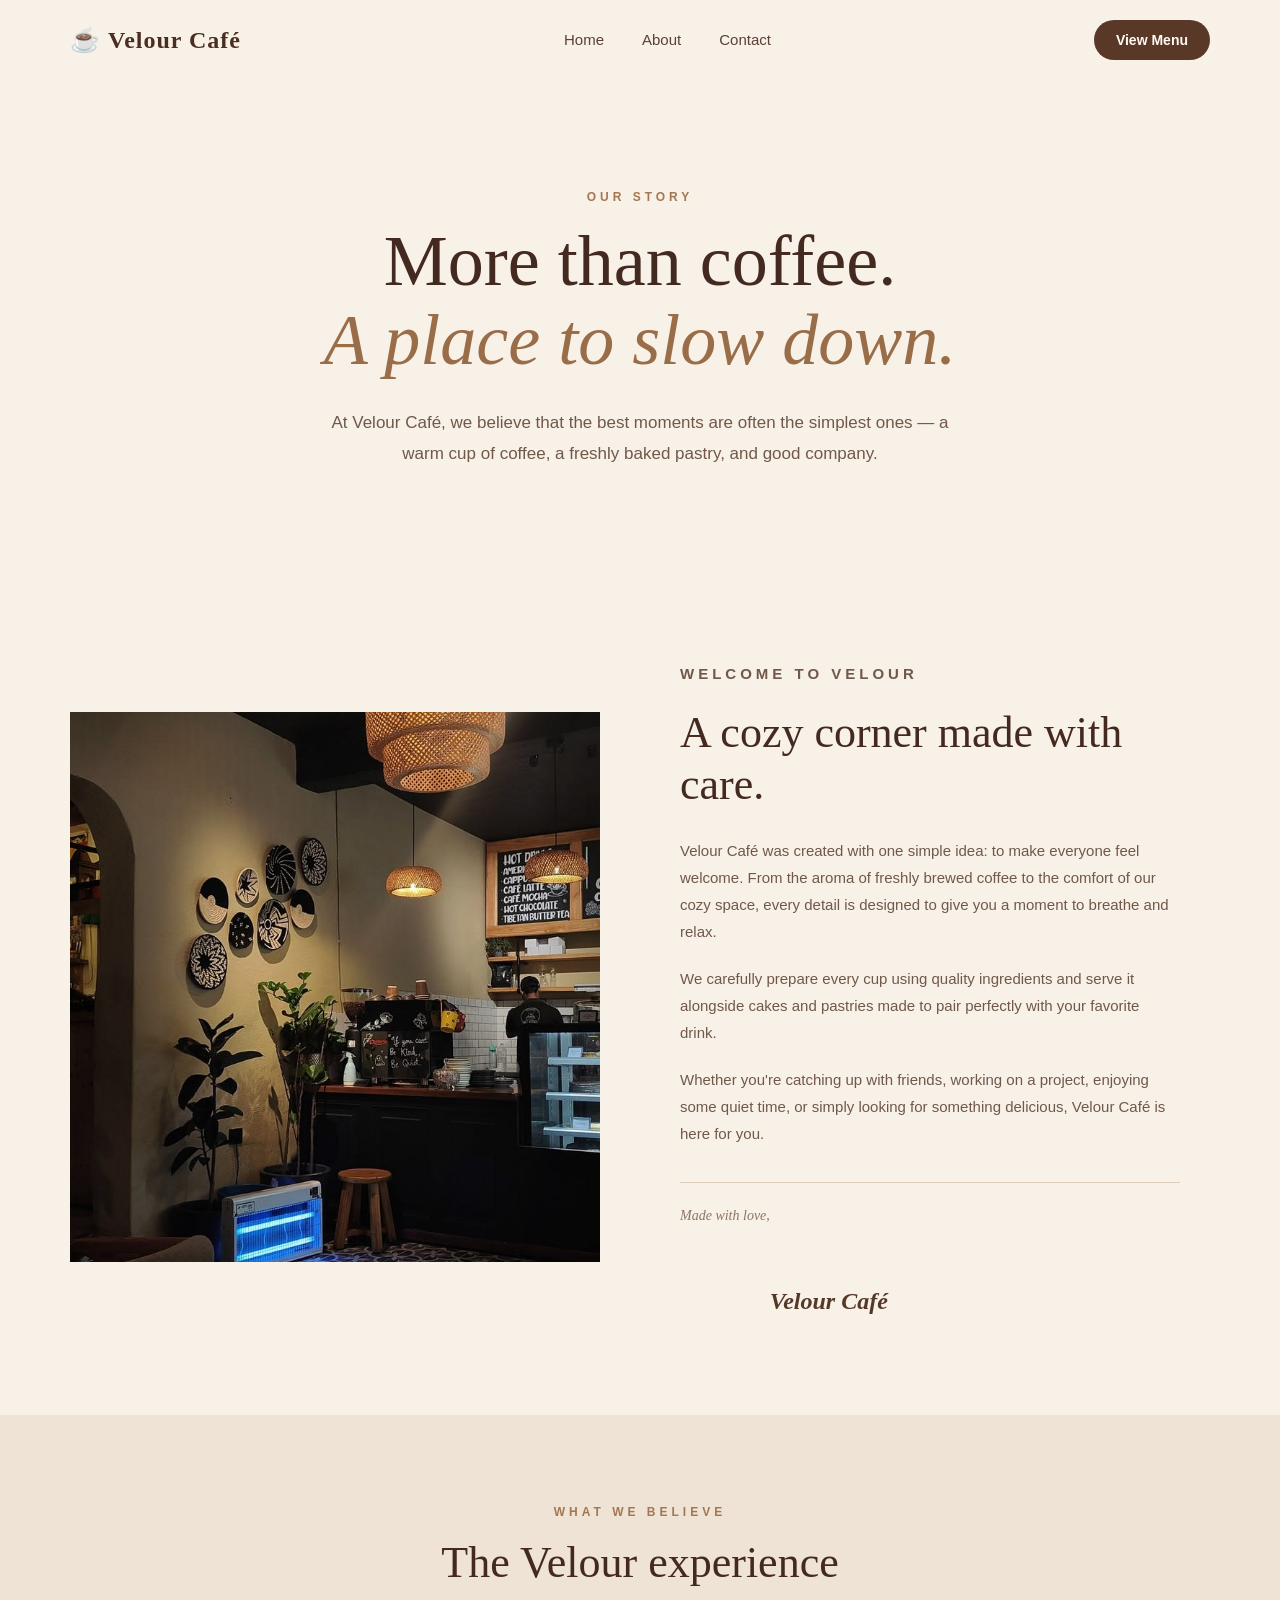
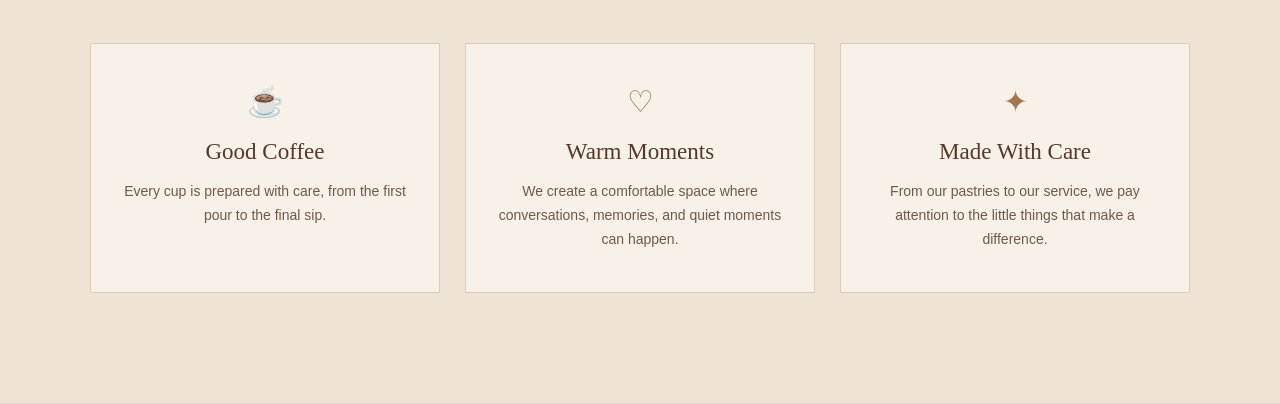
<file: assets/pages/about.html>
<!DOCTYPE html>
<html lang="en">
<head>
    <meta charset="UTF-8">
    <meta name="viewport" content="width=device-width, initial-scale=1.0">
    <link rel="stylesheet" href="../styles/about.css">
    <title>About Us</title>
</head>
<body>
    <section class="header">
    <div class="header-container">

    <div class="logo">
        <a href="index.html">☕ <span>Velour Café</span></a>
    </div>

    <nav class="header-nav">
        <ul class="hamburger">
            <li><a href="/index.html">Home</a></li>
            <li><a href="about.html">About</a></li>
            <li><a href="./contact.html">Contact</a></li>
        </ul>
    </nav>

        <a href="./menu.html" class="order-btn">View Menu</a>
    </div>

    <section class="about-hero">
    <div class="about-content">
    <p class="about-subtitle">OUR STORY</p>

    <h1>
        More than coffee.<br>
        <span>A place to slow down.</span>
    </h1>

    <p class="about-intro">
        At Velour Café, we believe that the best moments are often
        the simplest ones — a warm cup of coffee, a freshly baked
        pastry, and good company.
    </p>
</div>
</section>

<section class="about-story">
<div class="story-image">
    <img src="../images/interior.jpg" alt="Velour Café interior">
</div>

<div class="story-content">
    <p class="section-label">WELCOME TO VELOUR</p>

    <h2>A cozy corner made with care.</h2>

    <p>
        Velour Café was created with one simple idea: to make
        everyone feel welcome. From the aroma of freshly brewed
        coffee to the comfort of our cozy space, every detail is
        designed to give you a moment to breathe and relax.
    </p>

    <p>
        We carefully prepare every cup using quality ingredients
        and serve it alongside cakes and pastries made to pair
        perfectly with your favorite drink.
    </p>

    <p>
        Whether you're catching up with friends, working on a
        project, enjoying some quiet time, or simply looking for
        something delicious, Velour Café is here for you.
    </p>

    <div class="story-signature">
        <span>Made with love,</span>
        <strong>Velour Café</strong>
    </div>
</div>

</section>
<section class="about-values">
<div class="values-heading">
    <p class="section-label">WHAT WE BELIEVE</p>
    <h2>The Velour experience</h2>
</div>

<div class="values-grid">

    <div class="value-card">
        <div class="value-icon">☕</div>
        <h3>Good Coffee</h3>
        <p>
            Every cup is prepared with care, from the first pour
            to the final sip.
        </p>
    </div>

    <div class="value-card">
        <div class="value-icon">♡</div>
        <h3>Warm Moments</h3>
        <p>
            We create a comfortable space where conversations,
            memories, and quiet moments can happen.
        </p>
    </div>

    <div class="value-card">
        <div class="value-icon">✦</div>
        <h3>Made With Care</h3>
        <p>
            From our pastries to our service, we pay attention
            to the little things that make a difference.
        </p>
    </div>

</div>
</section>

</body>
</html>
</file>
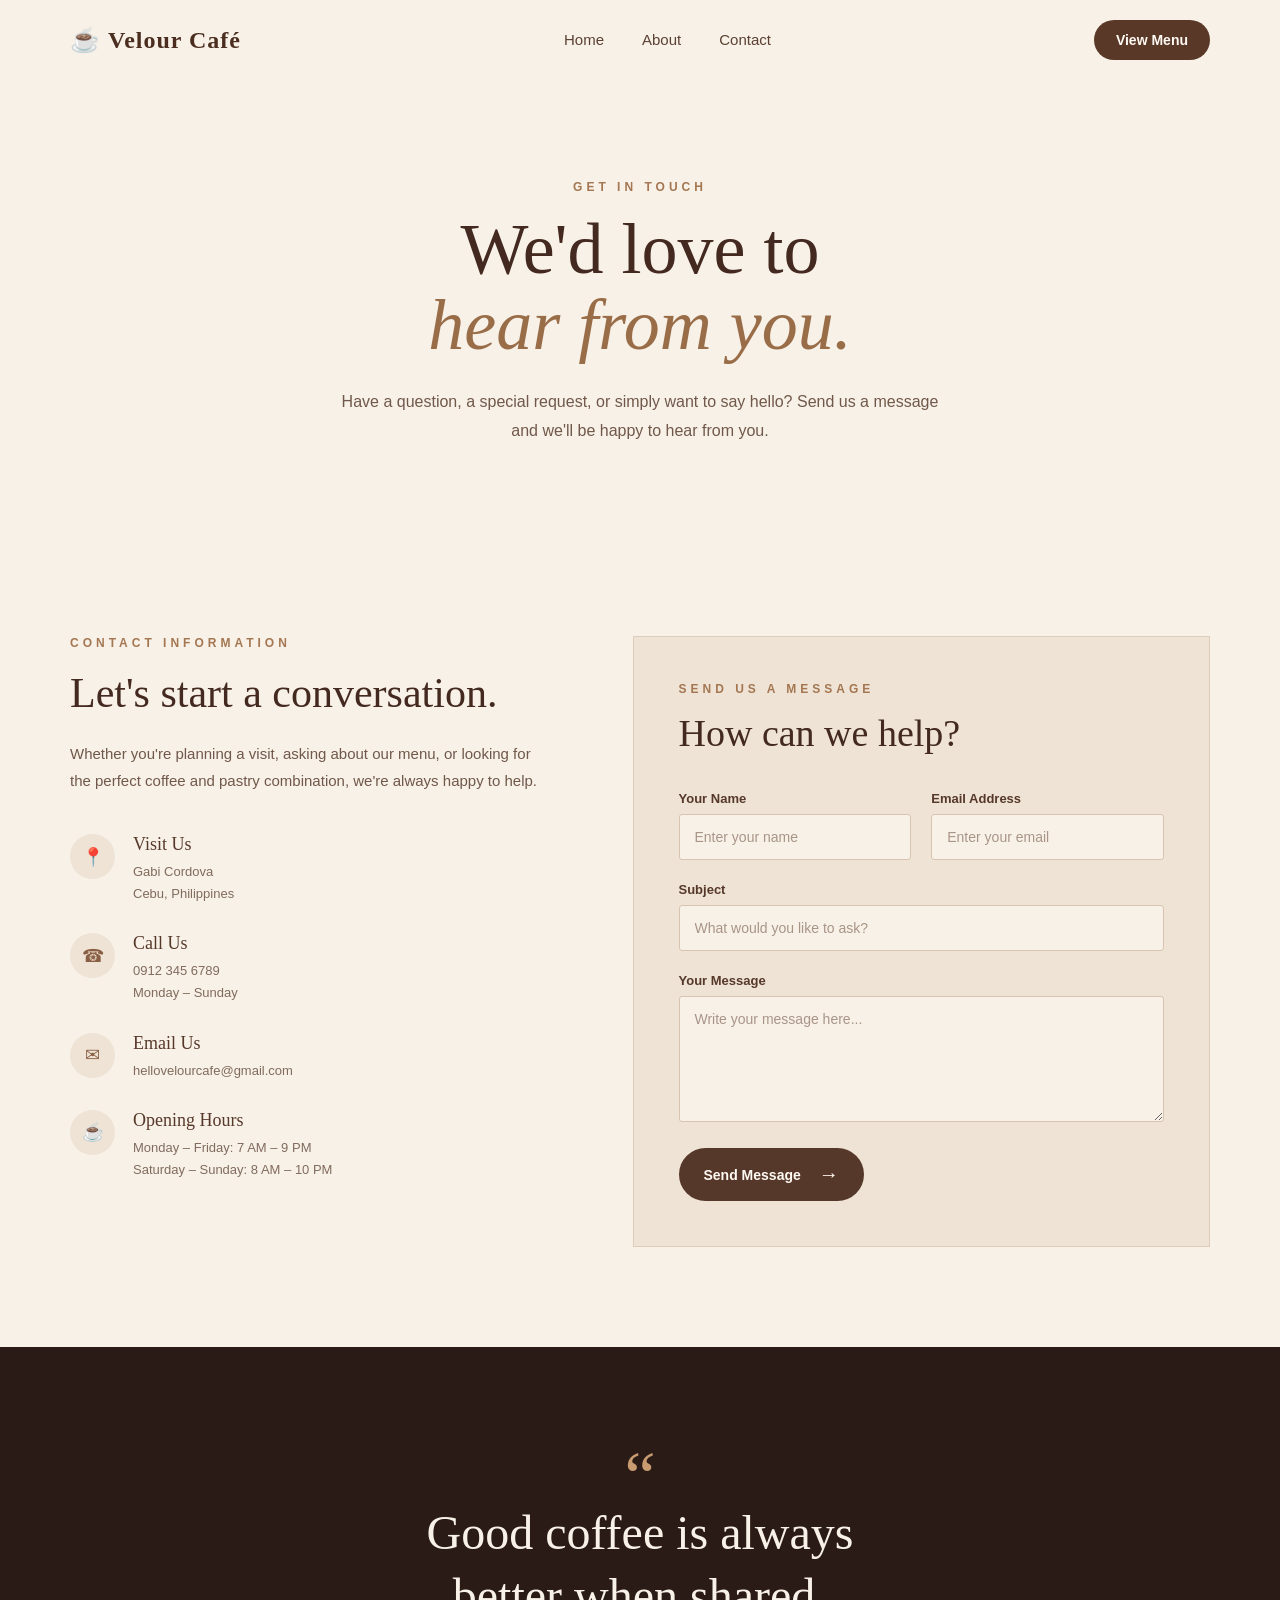
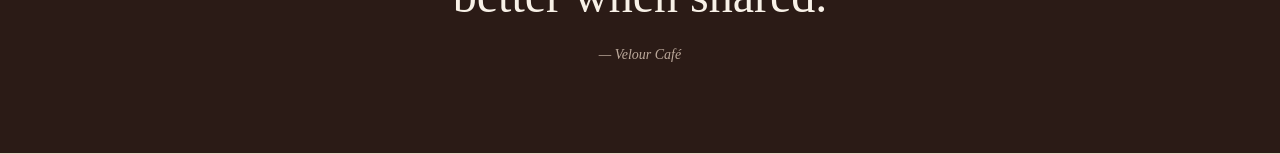
<file: assets/pages/contact.html>
<!DOCTYPE html>
<html lang="en">
<head>
    <meta charset="UTF-8">
    <meta name="viewport" content="width=device-width, initial-scale=1.0">
    <link rel="stylesheet" href="../styles/contact.css">
    <title>Contact Us</title>
</head>
<body>
       <section class="header">
    <div class="header-container">

    <div class="logo">
        <a href="index.html">☕ <span>Velour Café</span></a>
    </div>

    <nav class="header-nav">
        <ul class="hamburger">
            <li><a href="/index.html">Home</a></li>
            <li><a href="about.html">About</a></li>
            <li><a href="./contact.html">Contact</a></li>
        </ul>
    </nav>

        <a href="./menu.html" class="order-btn">View Menu</a>
    </div>

    <section class="contact-hero">

<div class="contact-heading">
    <p class="contact-subtitle">GET IN TOUCH</p>

    <h1>
        We'd love to<br>
        <span>hear from you.</span>
    </h1>

    <p>
        Have a question, a special request, or simply want to
        say hello? Send us a message and we'll be happy to
        hear from you.
    </p>
</div>

</section>

<section class="contact-section">

<div class="contact-info">

    <p class="section-label">CONTACT INFORMATION</p>

    <h2>Let's start a conversation.</h2>

    <p class="contact-description">
        Whether you're planning a visit, asking about our menu,
        or looking for the perfect coffee and pastry combination,
        we're always happy to help.
    </p>


    <div class="contact-details">

        <div class="contact-item">
            <div class="contact-icon">📍</div>

            <div>
                <h3>Visit Us</h3>
                <p>
                    Gabi Cordova<br>
                    Cebu, Philippines
                </p>
            </div>
        </div>


        <div class="contact-item">
            <div class="contact-icon">☎</div>

            <div>
                <h3>Call Us</h3>
                <p>
                    0912 345 6789<br>
                    Monday – Sunday
                </p>
            </div>
        </div>


        <div class="contact-item">
            <div class="contact-icon">✉</div>

            <div>
                <h3>Email Us</h3>
                <p>
                    hellovelourcafe@gmail.com
                </p>
            </div>
        </div>


        <div class="contact-item">
            <div class="contact-icon">☕</div>

            <div>
                <h3>Opening Hours</h3>
                <p>
                    Monday – Friday: 7 AM – 9 PM<br>
                    Saturday – Sunday: 8 AM – 10 PM
                </p>
            </div>
        </div>
    </div>
</div>


<div class="contact-form-container">
    <p class="form-label">SEND US A MESSAGE</p>
    <h2>How can we help?</h2>
    <form class="contact-form">
        <div class="form-row">
            <div class="form-group">
                <label for="name">Your Name</label>
                <input
                    type="text"
                    id="name"
                    name="name"
                    placeholder="Enter your name"
                    required
                >
            </div>

            <div class="form-group">
                <label for="email">Email Address</label>
                <input
                    type="email"
                    id="email"
                    name="email"
                    placeholder="Enter your email"
                    required
                >
            </div>
        </div>

        <div class="form-group">
            <label for="subject">Subject</label>
            <input
                type="text"
                id="subject"
                name="subject"
                placeholder="What would you like to ask?"
                required
            >
        </div>


        <div class="form-group">
            <label for="message">Your Message</label>
            <textarea
                id="message"
                name="message"
                rows="6"
                placeholder="Write your message here..."
                required
            ></textarea>
        </div>


        <button type="submit" class="send-btn">
            Send Message
            <span>→</span>
        </button>
    </form>
</div>
</section>

<section class="contact-quote">
<div>
    <span>“</span>
    <h2>
        Good coffee is always<br>
        better when shared.
    </h2>
    <p>— Velour Café</p>
</div>
</section>

</body>
</html>
</file>
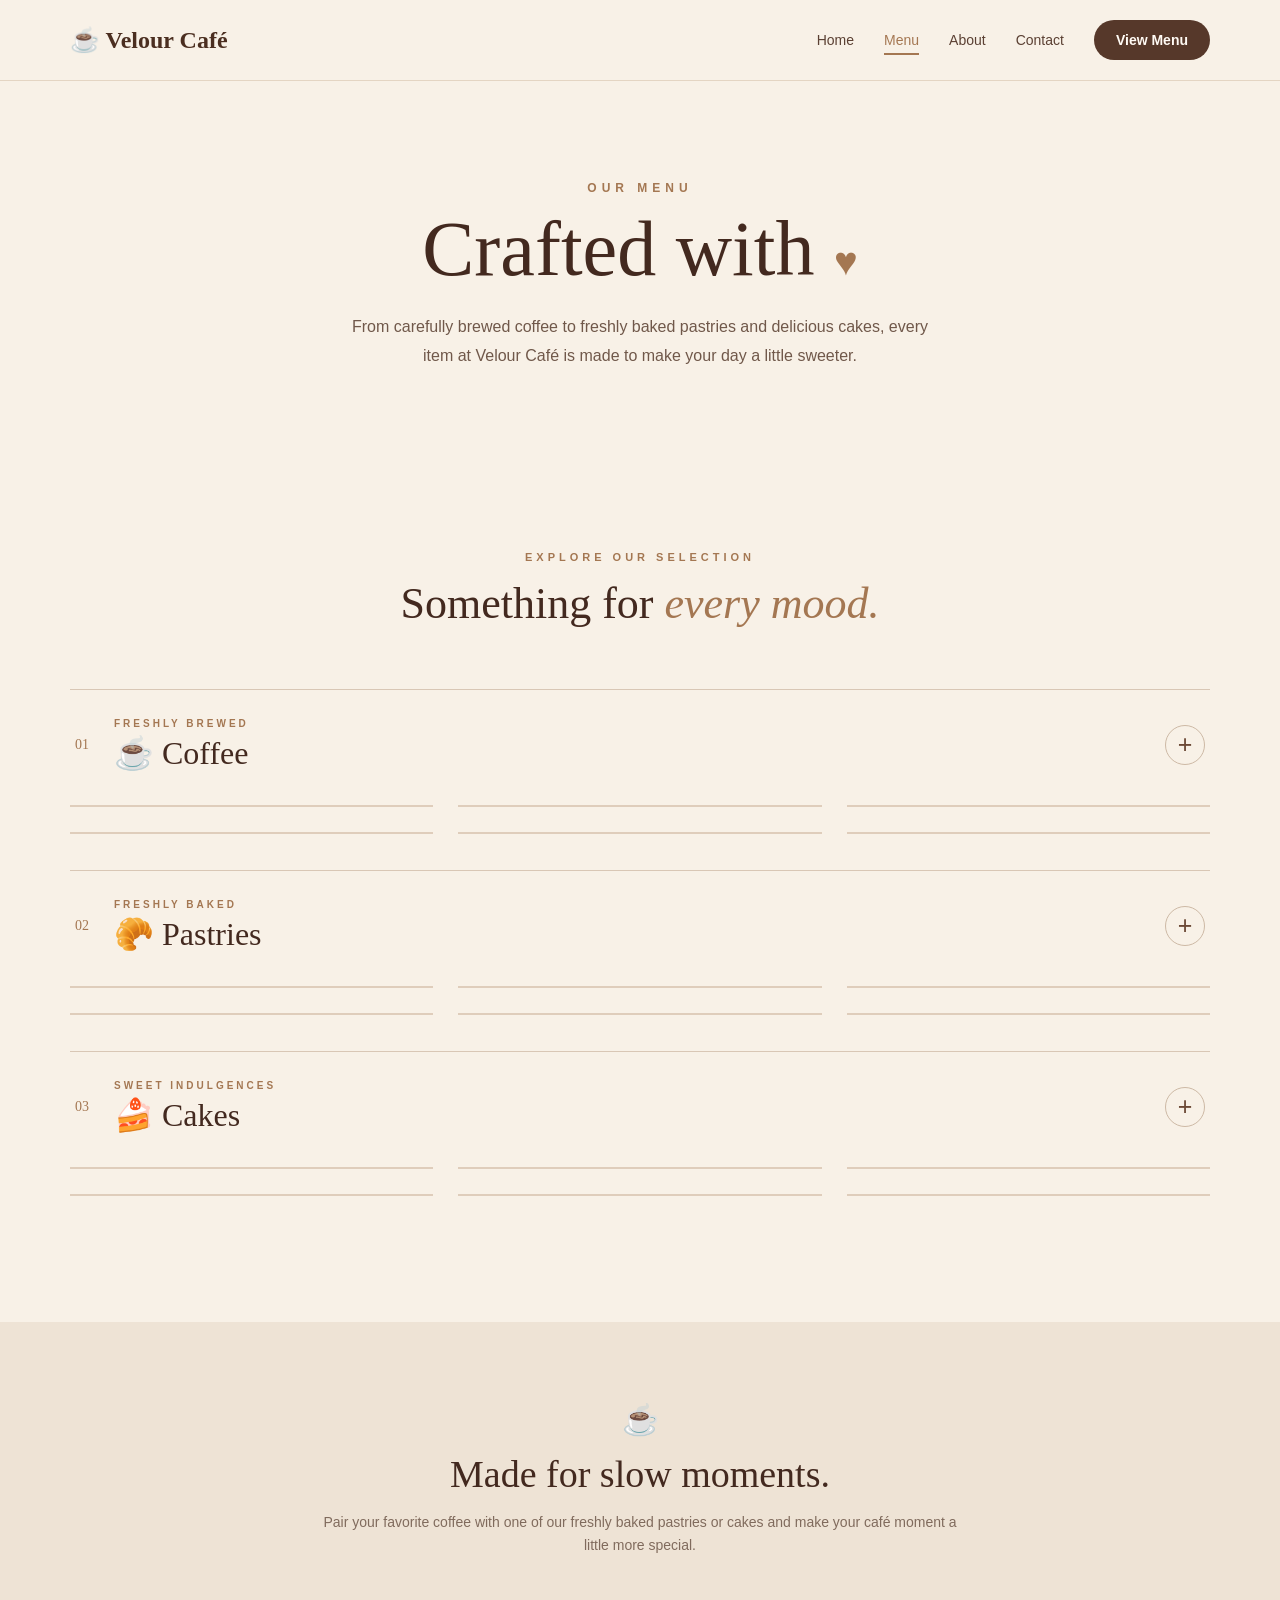
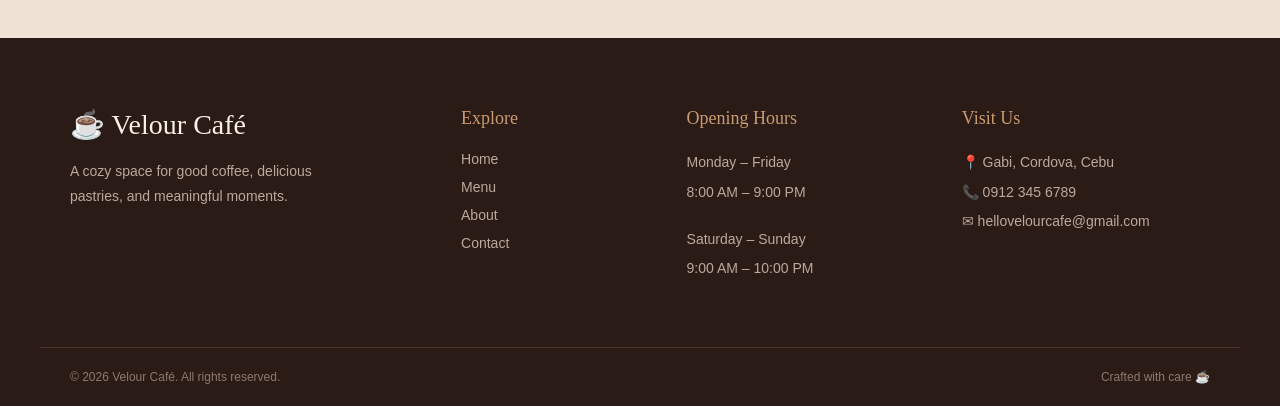
<file: assets/pages/menu.html>
<!DOCTYPE html>
<html lang="en">

<head>
    <meta charset="UTF-8">
    <meta name="viewport" content="width=device-width, initial-scale=1.0">

    <title>Velour Café | Menu</title>

    <link rel="stylesheet" href="../styles/menu.css">
</head>

<body>
    <header class="header">
        <div class="header-container">
            <div class="logo">
                <a href="../../index.html">☕ Velour Café</a>
            </div>

            <nav class="header-nav">
                <ul>
                    <li>
                        <a href="../../index.html">Home</a>
                    </li>
                    <li>
                        <a href="menu.html" class="active">Menu</a>
                    </li>
                    <li>
                        <a href="about.html">About</a>
                    </li>
                    <li>
                        <a href="contact.html">Contact</a>
                    </li>
                    <li>
                        <a href="menu.html" class="header-btn">
                            View Menu
                        </a>
                    </li>
                </ul>
            </nav>
        </div>
    </header>

    <section class="menu-hero">
        <div class="menu-hero-content">
            <p class="menu-subtitle">
                OUR MENU
            </p>
            <h1>
                Crafted with <span>♥</span>
            </h1>
            <p>
                From carefully brewed coffee to freshly baked pastries
                and delicious cakes, every item at Velour Café is made
                to make your day a little sweeter.
            </p>
        </div>
    </section>

    <main class="menu-section">
        <div class="menu-intro">
            <p>EXPLORE OUR SELECTION</p>
            <h2>
                Something for <em>every mood.</em>
            </h2>
        </div>

        <section class="menu-category">
            <button
                class="category-button"
                onclick="toggleMenu('coffee-menu', this)"
            >

                <div class="category-left">
                    <span class="category-number">
                        01
                    </span>
                    <div>
                        <small>FRESHLY BREWED</small>

                        <h2>
                            ☕ Coffee
                        </h2>
                    </div>
                </div>
                <span class="category-arrow">
                    +
                </span>
            </button>


            <div class="menu-items" id="coffee-menu">
                <div class="menu-grid">

                    <!-- ESPRESSO -->

                    <article class="menu-card">

                        <div class="menu-image">

                            <img
                                src="../images/espresso.jpg"
                                alt="Espresso"
                            >

                            <span class="menu-badge bestseller">
                                BESTSELLER
                            </span>

                        </div>

                        <div class="menu-card-content">

                            <div class="menu-title">

                                <h3>
                                    Espresso
                                </h3>

                                <strong>
                                    ₱120
                                </strong>

                            </div>

                            <p>
                                Strong, concentrated coffee with
                                a rich flavor.
                            </p>

                        </div>

                    </article>


                    <!-- CAPPUCCINO -->

                    <article class="menu-card">

                        <div class="menu-image">

                            <img
                                src="../images/cappucino.jpg"
                                alt="Cappuccino"
                            >

                        </div>

                        <div class="menu-card-content">

                            <div class="menu-title">

                                <h3>
                                    Cappuccino
                                </h3>

                                <strong>
                                    ₱145
                                </strong>

                            </div>

                            <p>
                                Espresso topped with steamed milk
                                and milk foam.
                            </p>

                        </div>

                    </article>


                    <!-- LATTE -->

                    <article class="menu-card">

                        <div class="menu-image">

                            <img
                                src="../images/latte.jpg"
                                alt="Caffe Latte"
                            >

                            <span class="menu-badge">
                                CLASSIC
                            </span>

                        </div>

                        <div class="menu-card-content">

                            <div class="menu-title">

                                <h3>
                                    Caffè Latte
                                </h3>

                                <strong>
                                    ₱150
                                </strong>

                            </div>

                            <p>
                                Espresso with plenty of steamed milk
                                and a light layer of foam.
                            </p>

                        </div>

                    </article>


                    <!-- AMERICANO -->

                    <article class="menu-card">

                        <div class="menu-image">

                            <img
                                src="../images/americano.jpg"
                                alt="Americano"
                            >

                        </div>

                        <div class="menu-card-content">

                            <div class="menu-title">

                                <h3>
                                    Americano
                                </h3>

                                <strong>
                                    ₱130
                                </strong>

                            </div>

                            <p>
                                Espresso combined with hot water
                                for a smooth, lighter coffee.
                            </p>

                        </div>

                    </article>


                    <!-- MOCHA -->

                    <article class="menu-card">

                        <div class="menu-image">

                            <img
                                src="../images/mocha.jpg"
                                alt="Mocha"
                            >

                            <span class="menu-badge">
                                FAVORITE
                            </span>

                        </div>

                        <div class="menu-card-content">

                            <div class="menu-title">

                                <h3>
                                    Mocha
                                </h3>

                                <strong>
                                    ₱160
                                </strong>

                            </div>

                            <p>
                                Espresso, chocolate, and steamed
                                milk, usually topped with foam.
                            </p>

                        </div>

                    </article>


                    <!-- CARAMEL MACCHIATO -->

                    <article class="menu-card">

                        <div class="menu-image">

                            <img
                                src="../images/caramel-macchiato.jpg"
                                alt="Caramel Macchiato"
                            >

                        </div>

                        <div class="menu-card-content">

                            <div class="menu-title">

                                <h3>
                                    Caramel Macchiato
                                </h3>

                                <strong>
                                    ₱165
                                </strong>

                            </div>

                            <p>
                                Espresso with steamed milk, vanilla,
                                and caramel drizzle.
                            </p>

                        </div>

                    </article>

                </div>

            </div>

        </section>

        <section class="menu-category">

            <button
                class="category-button"
                onclick="toggleMenu('pastry-menu', this)"
            >

                <div class="category-left">

                    <span class="category-number">
                        02
                    </span>

                    <div>

                        <small>
                            FRESHLY BAKED
                        </small>

                        <h2>
                            🥐 Pastries
                        </h2>

                    </div>

                </div>

                <span class="category-arrow">
                    +
                </span>

            </button>


            <div class="menu-items" id="pastry-menu">

                <div class="menu-grid">


                    <!-- CROISSANT -->

                    <article class="menu-card">

                        <div class="menu-image">

                            <img
                                src="../images/croissant.jpg"
                                alt="Croissant"
                            >

                            <span class="menu-badge bestseller">
                                BESTSELLER
                            </span>

                        </div>

                        <div class="menu-card-content">

                            <div class="menu-title">

                                <h3>
                                    Croissant
                                </h3>

                                <strong>
                                    ₱50
                                </strong>

                            </div>

                            <p>
                                Buttery, flaky, and golden French
                                pastry.
                            </p>

                        </div>

                    </article>


                    <!-- CINNAMON ROLL -->

                    <article class="menu-card">

                        <div class="menu-image">

                            <img
                                src="../images/cinnamon-roll.jpg"
                                alt="Cinnamon Roll"
                            >

                        </div>

                        <div class="menu-card-content">

                            <div class="menu-title">

                                <h3>
                                    Cinnamon Roll
                                </h3>

                                <strong>
                                    ₱55
                                </strong>

                            </div>

                            <p>
                                Soft, sweet pastry filled with
                                cinnamon and sugar.
                            </p>

                        </div>

                    </article>


                    <!-- DANISH -->

                    <article class="menu-card">

                        <div class="menu-image">

                            <img
                                src="../images/danish.jpg"
                                alt="Danish Pastry"
                            >

                        </div>

                        <div class="menu-card-content">

                            <div class="menu-title">

                                <h3>
                                    Danish Pastry
                                </h3>

                                <strong>
                                    ₱58
                                </strong>

                            </div>

                            <p>
                                Flaky pastry filled with fruit,
                                cream cheese, or custard.
                            </p>

                        </div>

                    </article>


                    <!-- PAIN AU CHOCOLAT -->

                    <article class="menu-card">

                        <div class="menu-image">

                            <img
                                src="../images/pain-au-chocolat.jpg"
                                alt="Pain au Chocolat"
                            >

                        </div>

                        <div class="menu-card-content">

                            <div class="menu-title">

                                <h3>
                                    Pain au Chocolat
                                </h3>

                                <strong>
                                    ₱50
                                </strong>

                            </div>

                            <p>
                                Flaky French pastry filled with
                                delicious chocolate.
                            </p>

                        </div>

                    </article>


                    <!-- ECLAIR -->

                    <article class="menu-card">

                        <div class="menu-image">

                            <img
                                src="../images/eclair.jpg"
                                alt="Éclair"
                            >

                        </div>

                        <div class="menu-card-content">

                            <div class="menu-title">

                                <h3>
                                    Éclair
                                </h3>

                                <strong>
                                    ₱140
                                </strong>

                            </div>

                            <p>
                                Choux pastry filled with cream and
                                topped with chocolate.
                            </p>

                        </div>

                    </article>


                    <!-- APPLE TURNOVER -->

                    <article class="menu-card">

                        <div class="menu-image">

                            <img
                                src="../images/apple-turnover.jpg"
                                alt="Apple Turnover"
                            >

                        </div>

                        <div class="menu-card-content">

                            <div class="menu-title">

                                <h3>
                                    Apple Turnover
                                </h3>

                                <strong>
                                    ₱125
                                </strong>

                            </div>

                            <p>
                                Flaky pastry filled with sweet,
                                spiced apples.
                            </p>

                        </div>

                    </article>

                </div>

            </div>

        </section>

        <section class="menu-category">

            <button
                class="category-button"
                onclick="toggleMenu('cake-menu', this)"
            >

                <div class="category-left">

                    <span class="category-number">
                        03
                    </span>

                    <div>

                        <small>
                            SWEET INDULGENCES
                        </small>

                        <h2>
                            🍰 Cakes
                        </h2>

                    </div>

                </div>

                <span class="category-arrow">
                    +
                </span>

            </button>


            <div class="menu-items" id="cake-menu">

                <div class="menu-grid">


                    <!-- CHOCOLATE CAKE -->

                    <article class="menu-card">

                        <div class="menu-image">

                            <img
                                src="../images/chocolate-cake.jpg"
                                alt="Chocolate Cake"
                            >

                            <span class="menu-badge bestseller">
                                BESTSELLER
                            </span>

                        </div>

                        <div class="menu-card-content">

                            <div class="menu-title">

                                <h3>
                                    Chocolate Cake
                                </h3>

                                <strong>
                                    ₱180
                                </strong>

                            </div>

                            <p>
                                Rich and moist cake with delicious
                                chocolate frosting.
                            </p>

                        </div>

                    </article>


                    <!-- RED VELVET -->

                    <article class="menu-card">

                        <div class="menu-image">

                            <img
                                src="../images/red-velvet.jpg"
                                alt="Red Velvet Cake"
                            >

                        </div>

                        <div class="menu-card-content">

                            <div class="menu-title">

                                <h3>
                                    Red Velvet Cake
                                </h3>

                                <strong>
                                    ₱185
                                </strong>

                            </div>

                            <p>
                                Soft red cake traditionally paired
                                with cream cheese frosting.
                            </p>

                        </div>

                    </article>


                    <!-- CHEESECAKE -->

                    <article class="menu-card">

                        <div class="menu-image">

                            <img
                                src="../images/cheesecake.jpg"
                                alt="Cheesecake"
                            >

                            <span class="menu-badge">
                                FAVORITE
                            </span>

                        </div>

                        <div class="menu-card-content">

                            <div class="menu-title">

                                <h3>
                                    Cheesecake
                                </h3>

                                <strong>
                                    ₱185
                                </strong>

                            </div>

                            <p>
                                Creamy dessert with a crumbly
                                biscuit base.
                            </p>

                        </div>

                    </article>


                    <!-- CARROT CAKE -->

                    <article class="menu-card">

                        <div class="menu-image">

                            <img
                                src="../images/carrot-cake.jpg"
                                alt="Carrot Cake"
                            >

                        </div>

                        <div class="menu-card-content">

                            <div class="menu-title">

                                <h3>
                                    Carrot Cake
                                </h3>

                                <strong>
                                    ₱175
                                </strong>

                            </div>

                            <p>
                                Spiced cake made with carrots and
                                topped with cream cheese frosting.
                            </p>

                        </div>

                    </article>


                    <!-- TIRAMISU -->

                    <article class="menu-card">

                        <div class="menu-image">

                            <img
                                src="../images/tiramisu.jpg"
                                alt="Tiramisu"
                            >

                            <span class="menu-badge">
                                ITALIAN CLASSIC
                            </span>

                        </div>

                        <div class="menu-card-content">

                            <div class="menu-title">

                                <h3>
                                    Tiramisu
                                </h3>

                                <strong>
                                    ₱195
                                </strong>

                            </div>

                            <p>
                                Coffee-flavored Italian dessert
                                layered with mascarpone and cocoa.
                            </p>

                        </div>

                    </article>


                    <!-- STRAWBERRY SHORTCAKE -->
                    <article class="menu-card">

                        <div class="menu-image">

                            <img
                                src="../images/strawberry-shortcake.jpg"
                                alt="Strawberry Shortcake"
                            >

                        </div>

                        <div class="menu-card-content">

                            <div class="menu-title">

                                <h3>
                                    Strawberry Shortcake
                                </h3>

                                <strong>
                                    ₱190
                                </strong>

                            </div>

                            <p>
                                Light cake layered with strawberries
                                and whipped cream.
                            </p>

                        </div>

                    </article>

                </div>

            </div>

        </section>
    </main>

    <section class="menu-note">

        <div class="menu-note-content">

            <span>☕</span>

            <h2>
                Made for slow moments.
            </h2>

            <p>
                Pair your favorite coffee with one of our freshly
                baked pastries or cakes and make your café moment
                a little more special.
            </p>

        </div>

    </section>


    <!-- =========================
         FOOTER
    ========================== -->

    <footer class="footer">

        <div class="footer-container">


            <!-- BRAND -->

            <div class="footer-brand">

                <h2>
                    ☕ Velour Café
                </h2>

                <p>
                    A cozy space for good coffee, delicious
                    pastries, and meaningful moments.
                </p>

            </div>


            <div>

                <h3>
                    Explore
                </h3>

                <div class="footer-links">

                    <a href="/index.html">
                        Home
                    </a>

                    <a href="menu.html">
                        Menu
                    </a>

                    <a href="./about.html">
                        About
                    </a>

                    <a href="./contact.html">
                        Contact
                    </a>

                </div>

            </div>

            <div class="footer-hours">
                <h3>
                    Opening Hours
                </h3>
                <p>
                    Monday – Friday
                </p>
                <p>
                    8:00 AM – 9:00 PM
                </p>
                <br>
                <p>
                    Saturday – Sunday
                </p>
                <p>
                    9:00 AM – 10:00 PM
                </p>
            </div>

            <div class="footer-contact">
                <h3>
                    Visit Us
                </h3>
                <p>
                    📍 Gabi, Cordova, Cebu
                </p>
                <p>
                    📞 0912 345 6789
                </p>
                <p>
                    ✉ hellovelourcafe@gmail.com
                </p>
            </div>
        </div>

        <div class="footer-bottom">
            <p>
                © 2026 Velour Café. All rights reserved.
            </p>
            <p>
                Crafted with care ☕
            </p>
        </div>
    </footer>

    <script>

        function toggleMenu(menuId, button) {

            const selectedMenu =
                document.getElementById(menuId);

            const allMenus =
                document.querySelectorAll(".menu-items");

            const allButtons =
                document.querySelectorAll(".category-button");

            allMenus.forEach(menu => {

                if (menu !== selectedMenu) {

                    menu.classList.remove("open");

                }

            });

            allButtons.forEach(btn => {

                if (btn !== button) {

                    btn.classList.remove("active");

                }

            });

            selectedMenu.classList.toggle("open");
            button.classList.toggle("active");
        }
    </script>
</body>
</html>
</file>
<file: assets/styles/about.css>
*{
    margin: 0;
    padding: 0;
    box-sizing: border-box;
}

.header {
width: 100%;
background: #f8f1e7;
border-bottom: 1px solid #e4d5c3;
position: sticky;
top: 0;
z-index: 1000;
}

.header-container {
max-width: 1200px;
margin: auto;
height: 80px;
padding: 0 30px;
display: flex;
align-items: center;
justify-content: space-between;
}

.logo a {
text-decoration: none;
color: #4b2e20;
font-family: Georgia, serif;
font-size: 24px;
font-weight: bold;
display: flex;
align-items: center;
gap: 8px;

}

.logo span {
letter-spacing: 1px;
}

.header-nav .hamburger {
display: flex;
align-items: center;
gap: 38px;
list-style: none;
margin: 0;
padding: 0;
}

.header-nav a {
position: relative;
text-decoration: none;
color: #5b4033;
font-family: Arial, sans-serif;
font-size: 15px;
font-weight: 500;
transition: color 0.3s ease;

}

.header-nav a::after {
content: "";
position: absolute;
left: 0;
bottom: -7px;
width: 0;
height: 2px;
background: #a47752;
transition: width 0.3s ease;
}

.header-nav a:hover {
color: #a47752;
}

.header-nav a:hover::after {
width: 100%;
}


.order-btn {
text-decoration: none;

background: #5a3828;
color: #fffaf4;

padding: 12px 22px;
border-radius: 25px;

font-family: Arial, sans-serif;
font-size: 14px;
font-weight: 600;

transition: all 0.3s ease;
}

.order-btn:hover {
background: #8a6045;
transform: translateY(-2px);
}

@media (max-width: 768px) {

.header-container {
    height: auto;
    padding: 20px;
    flex-direction: column;
    gap: 20px;
}

.header-nav .hamburger {
    gap: 20px;
    flex-wrap: wrap;
    justify-content: center;
}

.order-btn {
    display: none;
}

}

.about-hero {
padding: 110px 10% 90px;
background: #f8f1e7;
text-align: center;
}

.about-content {
max-width: 850px;
margin: auto;
}

.about-subtitle,
.section-label {
margin-bottom: 18px;
color: #a47752;
font-family: Arial, sans-serif;
font-size: 12px;
font-weight: bold;
letter-spacing: 4px;
}

.about-hero h1 {
margin: 0 0 28px;
color: #43291f;
font-family: Georgia, serif;
font-size: clamp(45px, 6vw, 72px);
font-weight: normal;
line-height: 1.1;
}

.about-hero h1 span {
color: #9a6d49;
font-style: italic;
}

.about-intro {
max-width: 650px;
margin: auto;
color: #70584a;
font-family: Arial, sans-serif;
font-size: 17px;
line-height: 1.8;
}

.about-story {
max-width: 1200px;
margin: auto;
padding: 100px 30px;
display: grid;
grid-template-columns: 1fr 1fr;
gap: 80px;
align-items: center;
}

.story-image {
height: 550px;
overflow: hidden;
}

.story-image img {
width: 100%;
height: 100%;
object-fit: cover;
transition: transform 0.6s ease;
}

.story-image:hover img {
transform: scale(1.04);
}

.story-content {
max-width: 500px;
}

.story-content h2 {
margin: 0 0 25px;
color: #43291f;
font-family: Georgia, serif;
font-size: 44px;
font-weight: normal;
line-height: 1.2;
}

.story-content p {
margin-bottom: 20px;
color: #70584a;
font-family: Arial, sans-serif;
font-size: 15px;
line-height: 1.8;
}

.story-signature {
margin-top: 35px;
padding-top: 25px;
border-top: 1px solid #dfcdbb;
display: flex;
flex-direction: columnn;

}

.story-signature span {
color: #8d7464;
font-family: Georgia, serif;
font-size: 14px;
font-style: italic;
}

.story-signature strong {
margin-top: 80px;
color: #56382a;
font-family: Georgia, serif;
font-size: 24px;
font-style: italic;
}

.about-values {
padding: 90px 30px 110px;
background: #eee3d5;
}

.values-heading {
text-align: center;
margin-bottom: 55px;
}

.values-heading h2 {
margin: 0;
color: #43291f;
font-family: Georgia, serif;
font-size: 44px;
font-weight: normal;

}
.values-grid {
max-width: 1100px;
margin: auto;
display: grid;
grid-template-columns: repeat(3, 1fr);
gap: 25px;
}

.value-card {
padding: 40px 30px;
background: #f8f1e7;
text-align: center;
border: 1px solid #dfcdbb;
transition: transform 0.3s ease,
            box-shadow 0.3s ease;
}

.value-card:hover {
transform: translateY(-7px);
box-shadow: 0 15px 35px rgba(67, 41, 31, 0.10);
}

.value-icon {
margin-bottom: 20px;
color: #a47752;
font-size: 30px;
}

.value-card h3 {
margin: 0 0 15px;
color: #56382a;
font-family: Georgia, serif;
font-size: 23px;
font-weight: normal;
}

.value-card p {
margin: 0;
color: #70584a;
font-family: Arial, sans-serif;
font-size: 14px;
line-height: 1.7;

}

@media (max-width: 800px) {
.about-hero {
    padding: 80px 25px;
}

.about-story {
    grid-template-columns: 1fr;
    gap: 50px;

    padding: 70px 25px;
}

.story-image {
    height: 400px;
}

.story-content {
    max-width: none;
}

.values-grid {
    grid-template-columns: 1fr;
    max-width: 500px;
}

}

@media (max-width: 500px) {

.about-hero h1 {
    font-size: 42px;
}

.story-content h2,
.values-heading h2 {
    font-size: 35px;
}

.story-image {
    height: 320px;
}

}
</file>
<file: assets/styles/contact.css>
*{
    margin: 0;
    padding: 0;
    box-sizing: border-box;
}

.header {
width: 100%;
background: #f8f1e7;
border-bottom: 1px solid #e4d5c3;
position: sticky;
top: 0;
z-index: 1000;
}

.header-container {
max-width: 1200px;
margin: auto;
height: 80px;
padding: 0 30px;
display: flex;
align-items: center;
justify-content: space-between;
}

.logo a {
text-decoration: none;
color: #4b2e20;
font-family: Georgia, serif;
font-size: 24px;
font-weight: bold;
display: flex;
align-items: center;
gap: 8px;

}

.logo span {
letter-spacing: 1px;
}

.header-nav .hamburger {
display: flex;
align-items: center;
gap: 38px;
list-style: none;
margin: 0;
padding: 0;
}

.header-nav a {
position: relative;
text-decoration: none;
color: #5b4033;
font-family: Arial, sans-serif;
font-size: 15px;
font-weight: 500;
transition: color 0.3s ease;

}

.header-nav a::after {
content: "";
position: absolute;
left: 0;
bottom: -7px;
width: 0;
height: 2px;
background: #a47752;
transition: width 0.3s ease;
}

.header-nav a:hover {
color: #a47752;
}

.header-nav a:hover::after {
width: 100%;
}


.order-btn {
text-decoration: none;

background: #5a3828;
color: #fffaf4;

padding: 12px 22px;
border-radius: 25px;

font-family: Arial, sans-serif;
font-size: 14px;
font-weight: 600;

transition: all 0.3s ease;
}

.order-btn:hover {
background: #8a6045;
transform: translateY(-2px);
}

@media (max-width: 768px) {

.header-container {
    height: auto;
    padding: 20px;
    flex-direction: column;
    gap: 20px;
}

.header-nav .hamburger {
    gap: 20px;
    flex-wrap: wrap;
    justify-content: center;
}

.order-btn {
    display: none;
}
}

.contact-hero {
padding: 100px 25px 90px;
background: #f8f1e7;
text-align: center;
}

.contact-heading {
max-width: 750px;
margin: auto;
}

.contact-subtitle,
.section-label,
.form-label {
margin-bottom: 18px;
color: #a47752;
font-family: Arial, sans-serif;
font-size: 12px;
font-weight: bold;
letter-spacing: 4px;
}

.contact-heading h1 {
margin: 0 0 25px;
color: #43291f;
font-family: Georgia, serif;
font-size: clamp(48px, 6vw, 72px);
font-weight: normal;
line-height: 1.05;
}

.contact-heading h1 span {
color: #9a6d49;
font-style: italic;
}

.contact-heading > p:last-child {
max-width: 600px;
margin: auto;
color: #70584a;
font-family: Arial, sans-serif;
font-size: 16px;
line-height: 1.8;
}

.contact-section {
max-width: 1200px;
margin: auto;
padding: 100px 30px;
display: grid;
grid-template-columns: 0.9fr 1.1fr;
gap: 90px;
align-items: start;
}

.contact-info h2,
.contact-form-container h2 {
margin: 0 0 22px;
color: #43291f;
font-family: Georgia, serif;
font-size: 42px;
font-weight: normal;
line-height: 1.2;
}

.contact-description {
margin-bottom: 40px;
color: #70584a;
font-family: Arial, sans-serif;
font-size: 15px;
line-height: 1.8;
}

.contact-details {
display: flex;
flex-direction: column;
gap: 28px;
}

.contact-item {
display: flex;
align-items: flex-start;
gap: 18px;
}

.contact-icon {
width: 45px;
height: 45px;
flex-shrink: 0;
display: flex;
justify-content: center;
align-items: center;
background: #eee3d5;
border-radius: 50%;
color: #8a6045;
font-size: 18px;
}

.contact-item h3 {
margin: 0 0 6px;
color: #56382a;
font-family: Georgia, serif;
font-size: 18px;
font-weight: normal;
}

.contact-item p {
margin: 0;
color: #806b5d;
font-family: Arial, sans-serif;
font-size: 13px;
line-height: 1.7;
}

.contact-form-container {
padding: 45px;
background: #eee3d5;
border: 1px solid #dfcdbb;
}

.form-label {
margin-bottom: 15px;
}

.contact-form-container h2 {
font-size: 38px;
}

.contact-form {
margin-top: 35px;
}

.form-row {
display: grid;
grid-template-columns: 1fr 1fr;
gap: 20px;
}

.form-group {
margin-bottom: 22px;
}

.form-group label {
display: block;
margin-bottom: 8px;
color: #56382a;
font-family: Arial, sans-serif;
font-size: 13px;
font-weight: bold;
}

.form-group input,
.form-group textarea {
width: 100%;
box-sizing: border-box;
padding: 14px 15px;
background: #f8f1e7;
border: 1px solid #d8c4b1;
border-radius: 3px;
outline: none;
color: #56382a;
font-family: Arial, sans-serif;
font-size: 14px;
transition: border 0.3s ease,
            box-shadow 0.3s ease;
}

.form-group textarea {
resize: vertical;
}

.form-group input::placeholder,
.form-group textarea::placeholder {
color: #a89587;
}

.form-group input:focus,
.form-group textarea:focus {
border-color: #a47752;
box-shadow: 0 0 0 3px rgba(164, 119, 82, 0.10);
}

.send-btn {
display: inline-flex;
align-items: center;
gap: 18px;
padding: 15px 25px;
border: none;
border-radius: 30px;
background: #56382a;
color: #fffaf4;
cursor: pointer;
font-family: Arial, sans-serif;
font-size: 14px;
font-weight: bold;
transition: all 0.3s ease;
}

.send-btn span {
font-size: 20px;
transition: transform 0.3s ease;
}

.send-btn:hover {
background: #8a6045;
transform: translateY(-3px);
}
.send-btn:hover span {
transform: translateX(5px);
}
.contact-quote {
padding: 90px 25px;
background: #2b1b16;
text-align: center;
}

.contact-quote span {
display: block;
margin-bottom: -15px;
color: #c89b70;
font-family: Georgia, serif;
font-size: 70px;
}

.contact-quote h2 {
margin: 0;
color: #f8f1e7;
font-family: Georgia, serif;
font-size: clamp(30px, 4vw, 48px);
font-weight: normal;
line-height: 1.3;
}

.contact-quote p {
margin-top: 20px;
color: #bca99b;
font-family: Georgia, serif;
font-size: 14px;
font-style: italic;
}

@media (max-width: 800px) {
.contact-section {
    grid-template-columns: 1fr;
    gap: 60px;

    padding: 70px 25px;
}

.contact-form-container {
    padding: 30px 25px;
}

}

@media (max-width: 550px) {
.form-row {
    grid-template-columns: 1fr;
    gap: 0;
}

.contact-info h2,
.contact-form-container h2 {
    font-size: 34px;
}
.contact-hero {
    padding: 75px 25px;
}

}
</file>
<file: assets/styles/menu.css>
* {
    margin: 0;
    padding: 0;
    box-sizing: border-box;
}

html {
    scroll-behavior: smooth;
}

body {
    background: #f8f1e7;
    color: #43291f;
    font-family: Arial, sans-serif;
}

.header {
    width: 100%;
    background: #f8f1e7;
    border-bottom: 1px solid #e4d5c3;
    position: sticky;
    top: 0;
    z-index: 1000;
}

.header-container {
    max-width: 1200px;
    height: 80px;
    margin: auto;
    padding: 0 30px;
    display: flex;
    align-items: center;
    justify-content: space-between;
}

.logo a {
    text-decoration: none;
    color: #4b2e20;
    font-family: Georgia, serif;
    font-size: 24px;
    font-weight: bold;
}

.header-nav ul {
    display: flex;
    align-items: center;
    gap: 30px;
    list-style: none;
}

.header-nav a {
    position: relative;
    text-decoration: none;
    color: #5b4033;
    font-size: 14px;
    transition: color 0.3s ease;
}

.header-nav a::after {
    content: "";
    position: absolute;
    left: 0;
    bottom: -7px;
    width: 0;
    height: 2px;
    background: #a47752;
    transition: width 0.3s ease;
}

.header-nav a:hover,
.header-nav a.active {
    color: #a47752;
}

.header-nav a:hover::after,
.header-nav a.active::after {
    width: 100%;
}

.header-btn {
    padding: 12px 22px;
    background: #56382a;
    color: #fffaf4 !important;
    border-radius: 25px;
    font-weight: bold;
}

.header-btn::after {
    display: none !important;
}

.header-btn:hover {
    background: #8a6045;
}

.menu-hero {
    padding: 100px 25px 90px;
    background: #f8f1e7;
    text-align: center;
}

.menu-hero-content {
    max-width: 750px;
    margin: auto;
}

.menu-subtitle {
    margin-bottom: 15px;
    color: #a47752;
    font-size: 12px;
    font-weight: bold;
    letter-spacing: 5px;
}

.menu-hero h1 {
    margin-bottom: 25px;
    color: #43291f;
    font-family: Georgia, serif;
    font-size: clamp(50px, 7vw, 78px);
    font-weight: normal;
    line-height: 1;
}

.menu-hero h1 span {
    color: #a47752;
    font-size: 40px;
}

.menu-hero p:last-child {
    max-width: 600px;
    margin: auto;
    color: #70584a;
    font-size: 16px;
    line-height: 1.8;
}

.menu-section {
    max-width: 1200px;
    margin: auto;
    padding: 90px 30px;
}

.menu-intro {
    margin-bottom: 60px;
    text-align: center;
}

.menu-intro > p {
    margin-bottom: 15px;
    color: #a47752;
    font-size: 11px;
    font-weight: bold;
    letter-spacing: 4px;
}

.menu-intro h2 {
    color: #43291f;
    font-family: Georgia, serif;
    font-size: 44px;
    font-weight: normal;
}

.menu-intro h2 em {
    color: #a47752;
}

.menu-category {
    margin-bottom: 20px;
    border-top: 1px solid #d9c7b5;
}


.category-button {
    width: 100%;
    padding: 28px 5px;
    border: none;
    background: transparent;
    display: flex;
    align-items: center;
    justify-content: space-between;
    cursor: pointer;
    text-align: left;
}

.category-left {
    display: flex;
    align-items: center;
    gap: 25px;
}

.category-number {
    color: #a47752;
    font-family: Georgia, serif;
    font-size: 14px;
}

.category-button small {
    display: block;
    margin-bottom: 5px;
    color: #a47752;
    font-size: 10px;
    font-weight: bold;
    letter-spacing: 3px;
}

.category-button h2 {
    color: #43291f;
    font-family: Georgia, serif;
    font-size: 32px;
    font-weight: normal;
}


.category-arrow {
    width: 40px;
    height: 40px;
    display: flex;
    align-items: center;
    justify-content: center;
    border: 1px solid #cdb9a5;
    border-radius: 50%;
    color: #6c4936;
    font-size: 25px;
    transition: all 0.3s ease;
}

.category-button.active .category-arrow {
    background: #56382a;
    border-color: #56382a;
    color: #fffaf4;
    transform: rotate(45deg);
}


.menu-items {
    display: grid;
    grid-template-rows: 0fr;
    transition: grid-template-rows 0.5s ease;
}

.menu-items > .menu-grid {
    overflow: hidden;
}

.menu-items.open {
    grid-template-rows: 1fr;
}


.menu-grid {
    display: grid;
    grid-template-columns: repeat(3, 1fr);
    gap: 25px;
    padding: 5px 0 45px;
}

.menu-card {
    overflow: hidden;
    background: #fffaf4;
    border: 1px solid #dfcdbb;
    transition:
        transform 0.3s ease,
        box-shadow 0.3s ease;
}

.menu-card:hover {
    transform: translateY(-6px);
    box-shadow:
        0 15px 35px rgba(67, 41, 31, 0.12);
}

.menu-image {
    position: relative;
    width: 100%;
    height: 230px;
    overflow: hidden;
    background: #e4d5c3;
}

.menu-image img {
    width: 100%;
    height: 100%;
    display: block;
    object-fit: cover;
    transition: transform 0.6s ease;
}

.menu-card:hover .menu-image img {
    transform: scale(1.06);
}

.menu-badge {
    position: absolute;
    top: 15px;
    left: 15px;
    padding: 7px 10px;
    background: #56382a;
    color: #fffaf4;
    font-size: 9px;
    font-weight: bold;
    letter-spacing: 1px;
}

.menu-badge.bestseller {
    background: #a47752;
}

.menu-card-content {
    padding: 22px;
}

.menu-title {
    display: flex;
    align-items: flex-start;
    justify-content: space-between;
    gap: 15px;
}

.menu-title h3 {
    color: #56382a;
    font-family: Georgia, serif;
    font-size: 21px;
    font-weight: normal;
}

.menu-title strong {
    flex-shrink: 0;
    color: #9a6d49;
    font-family: Georgia, serif;
    font-size: 17px;
    font-weight: normal;
}

.menu-card-content p {
    margin-top: 12px;
    color: #806b5d;
    font-size: 13px;
    line-height: 1.7;
}

.menu-note {
    padding: 80px 25px;
    background: #eee3d5;
    text-align: center;
}

.menu-note-content {
    max-width: 650px;
    margin: auto;
}

.menu-note span {
    display: block;
    margin-bottom: 15px;
    color: #a47752;
    font-size: 30px;
}

.menu-note h2 {
    margin-bottom: 15px;
    color: #43291f;
    font-family: Georgia, serif;
    font-size: 38px;
    font-weight: normal;
}

.menu-note p {
    color: #806b5d;
    font-size: 14px;
    line-height: 1.7;
}

.footer {
    padding-top: 70px;
    background: #2b1b16;
    color: #eaded1;
}

.footer-container {
    max-width: 1200px;
    margin: auto;
    padding: 0 30px 60px;
    display: grid;
    grid-template-columns: 2fr 1fr 1.3fr 1.5fr;
    gap: 60px;
}

.footer-brand h2 {
    margin-bottom: 18px;
    color: #f8f1e7;
    font-family: Georgia, serif;
    font-size: 28px;
    font-weight: normal;
}

.footer-brand p {
    max-width: 280px;
    color: #bca99b;
    font-size: 14px;
    line-height: 1.8;
}

.footer h3 {
    margin-bottom: 22px;
    color: #c89b70;
    font-family: Georgia, serif;
    font-size: 18px;
    font-weight: normal;
}

.footer-links {
    display: flex;
    flex-direction: column;
    gap: 12px;
}

.footer-links a {
    color: #bca99b;
    text-decoration: none;
    font-size: 14px;
    transition: color 0.3s ease;
}

.footer-links a:hover {
    color: #f0c9a0;
}

.footer-hours p,
.footer-contact p {
    margin-bottom: 7px;
    color: #bca99b;
    font-size: 14px;
    line-height: 1.6;
}

.footer-bottom {
    max-width: 1200px;
    margin: auto;
    padding: 22px 30px;
    border-top: 1px solid #49332a;
    display: flex;
    justify-content: space-between;
    gap: 20px;
    color: #8f786b;
    font-size: 12px;
}

@media (max-width: 900px) {

    .header-container {
        height: auto;

        padding: 20px 25px;

        flex-direction: column;
        gap: 20px;
    }

    .header-nav ul {
        gap: 20px;
    }

    .menu-grid {
        grid-template-columns: repeat(2, 1fr);
    }

    .footer-container {
        grid-template-columns: repeat(2, 1fr);
        gap: 40px;
    }

}


@media (max-width: 600px) {

    .header-container {
        padding: 18px 20px;
    }

    .header-nav ul {
        flex-wrap: wrap;
        justify-content: center;
        gap: 15px;
    }

    .header-btn {
        padding: 9px 15px;
    }


    .menu-hero {
        padding: 70px 20px;
    }

    .menu-hero h1 {
        font-size: 48px;
    }

    .menu-hero h1 span {
        font-size: 30px;
    }


    .menu-section {
        padding: 60px 20px;
    }

    .menu-intro h2 {
        font-size: 34px;
    }


    .category-button {
        padding: 25px 0;
    }

    .category-left {
        gap: 15px;
    }

    .category-button h2 {
        font-size: 25px;
    }

    .category-button small {
        font-size: 8px;
    }


    .menu-grid {
        grid-template-columns: 1fr;

        gap: 20px;
    }


    .menu-image {
        height: 250px;
    }


    .footer-container {
        grid-template-columns: 1fr;

        gap: 35px;

        padding-bottom: 40px;
    }

    .footer-bottom {
        flex-direction: column;

        text-align: center;
    }
}
</file>
